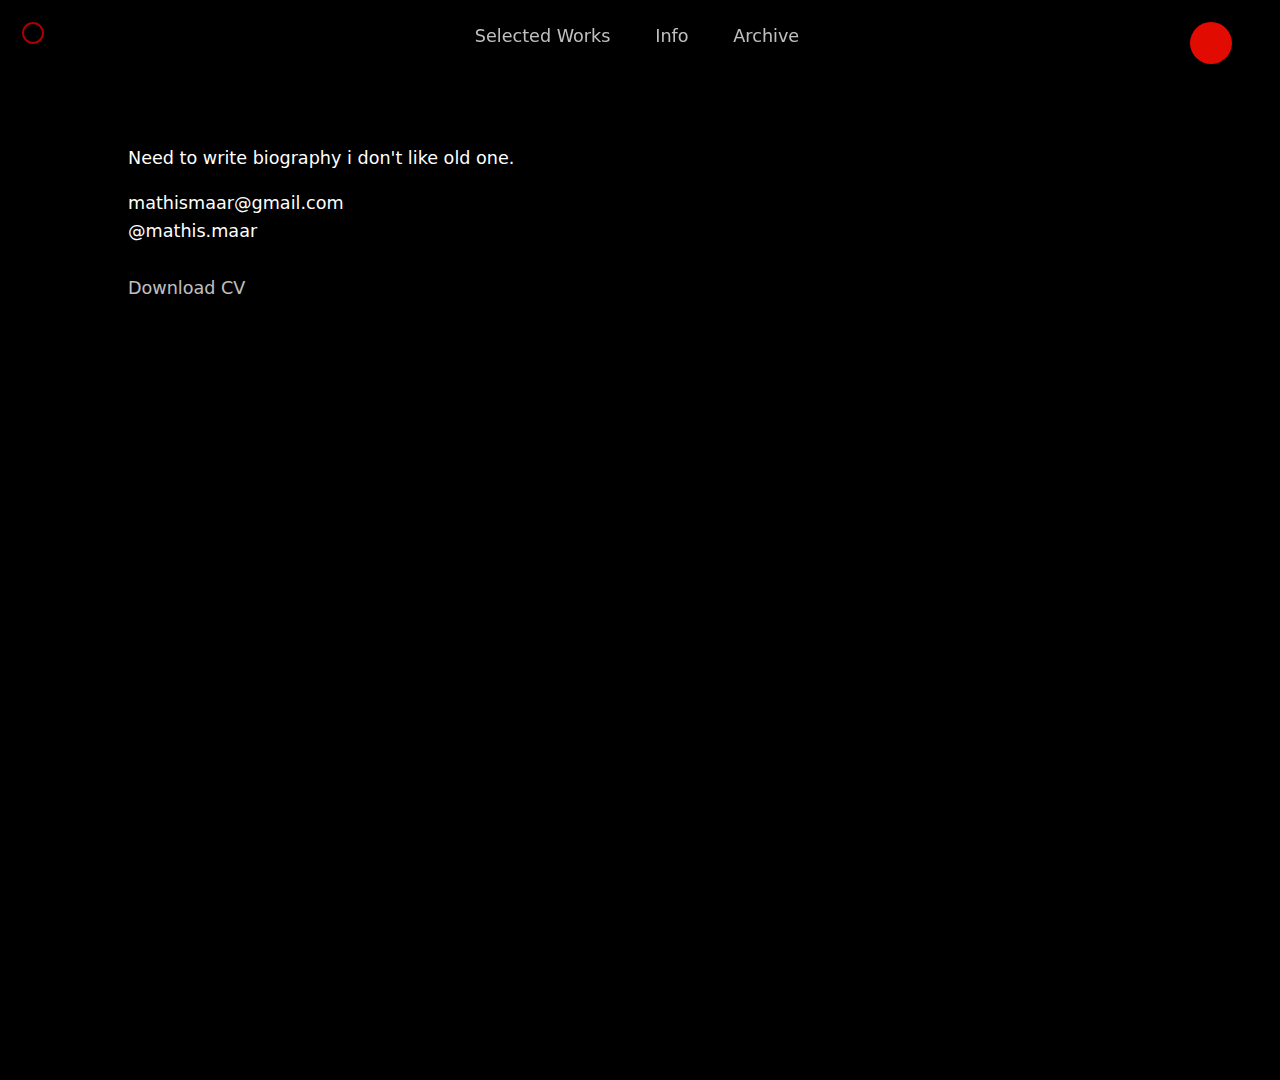
<file: info.html>
<!DOCTYPE html>
<html>
<head>
<meta charset="UTF-8">
<title>Info – Mathis</title>
<link rel="stylesheet" href="global.css">
<link rel="stylesheet" href="archive.css">
<link rel="stylesheet" href="info.css">
</head>
<body data-page="info">

 <div id="nav"></div>
  <script> fetch("nav.html").then(r=>r.text()).then(d=>document.getElementById("nav").innerHTML=d); </script>

 <script> fetch("nav.html").then(r=>r.text()).then(d=>document.getElementById("nav").innerHTML=d); </script>

 <!-- SOUND UI (copied from archive, minus reset) -->
 <div class="archive-button" id="archive-button"></div>

 <div class="now-playing-wrap">
   <div id="skip-sound" class="skip-sound-btn"></div>
   <div id="now-playing" class="now-playing-text">Now Playing: —</div>
   <div id="skip-notice" class="skip-notice">skipped</div>
 </div>


<p>Need to write biography i don't like old one.</p>

<div class="contact">
  mathismaar@gmail.com <br/> 
  @mathis.maar <br/> 
</div>
<br/> 
<a href="assets/cv.pdf" download class="download-btn">Download CV</a>

<script src="transition.js"></script>
<script src="sound.js"></script>
<script src="transition.js"></script>
<script>
document.getElementById("archive-button").onclick = ()=>{
  document.body.classList.toggle("theme-warm");
  handleSoundState();
};
document.getElementById("skip-sound").onclick = ()=> skipTrack();
</script>

</body>
</html>
</file>
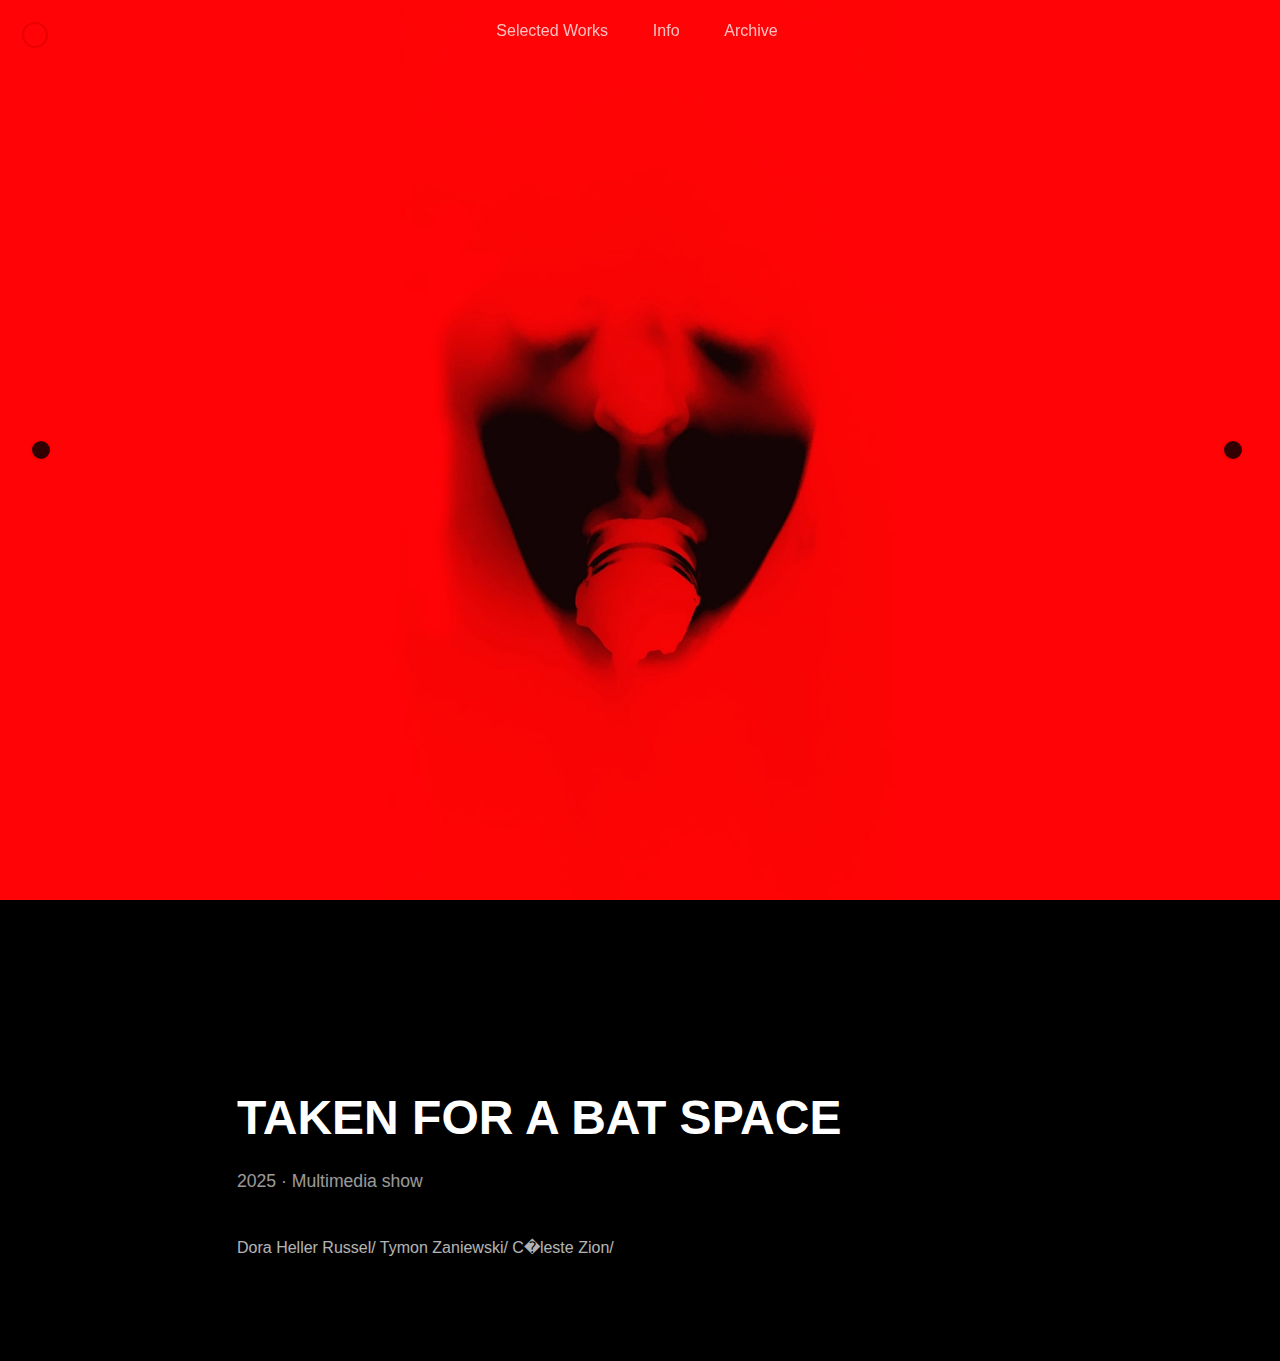
<file: work.html>
<!DOCTYPE html>
<html lang="en">
<head>
  <meta charset="UTF-8">
  <title>Work</title>
  <link rel="stylesheet" href="global.css">
  <link rel="stylesheet" href="work.css">
</head>

<body data-page="work">

<div id="nav"></div>
<script>
fetch("nav.html").then(r=>r.text()).then(html=>{
  document.getElementById("nav").innerHTML = html;
});
</script>

<div id="work-container"></div>

<script src="work.js"></script>
<script src="sound.js"></script>
<script src="transition.js"></script>
</body>
</html>
</file>
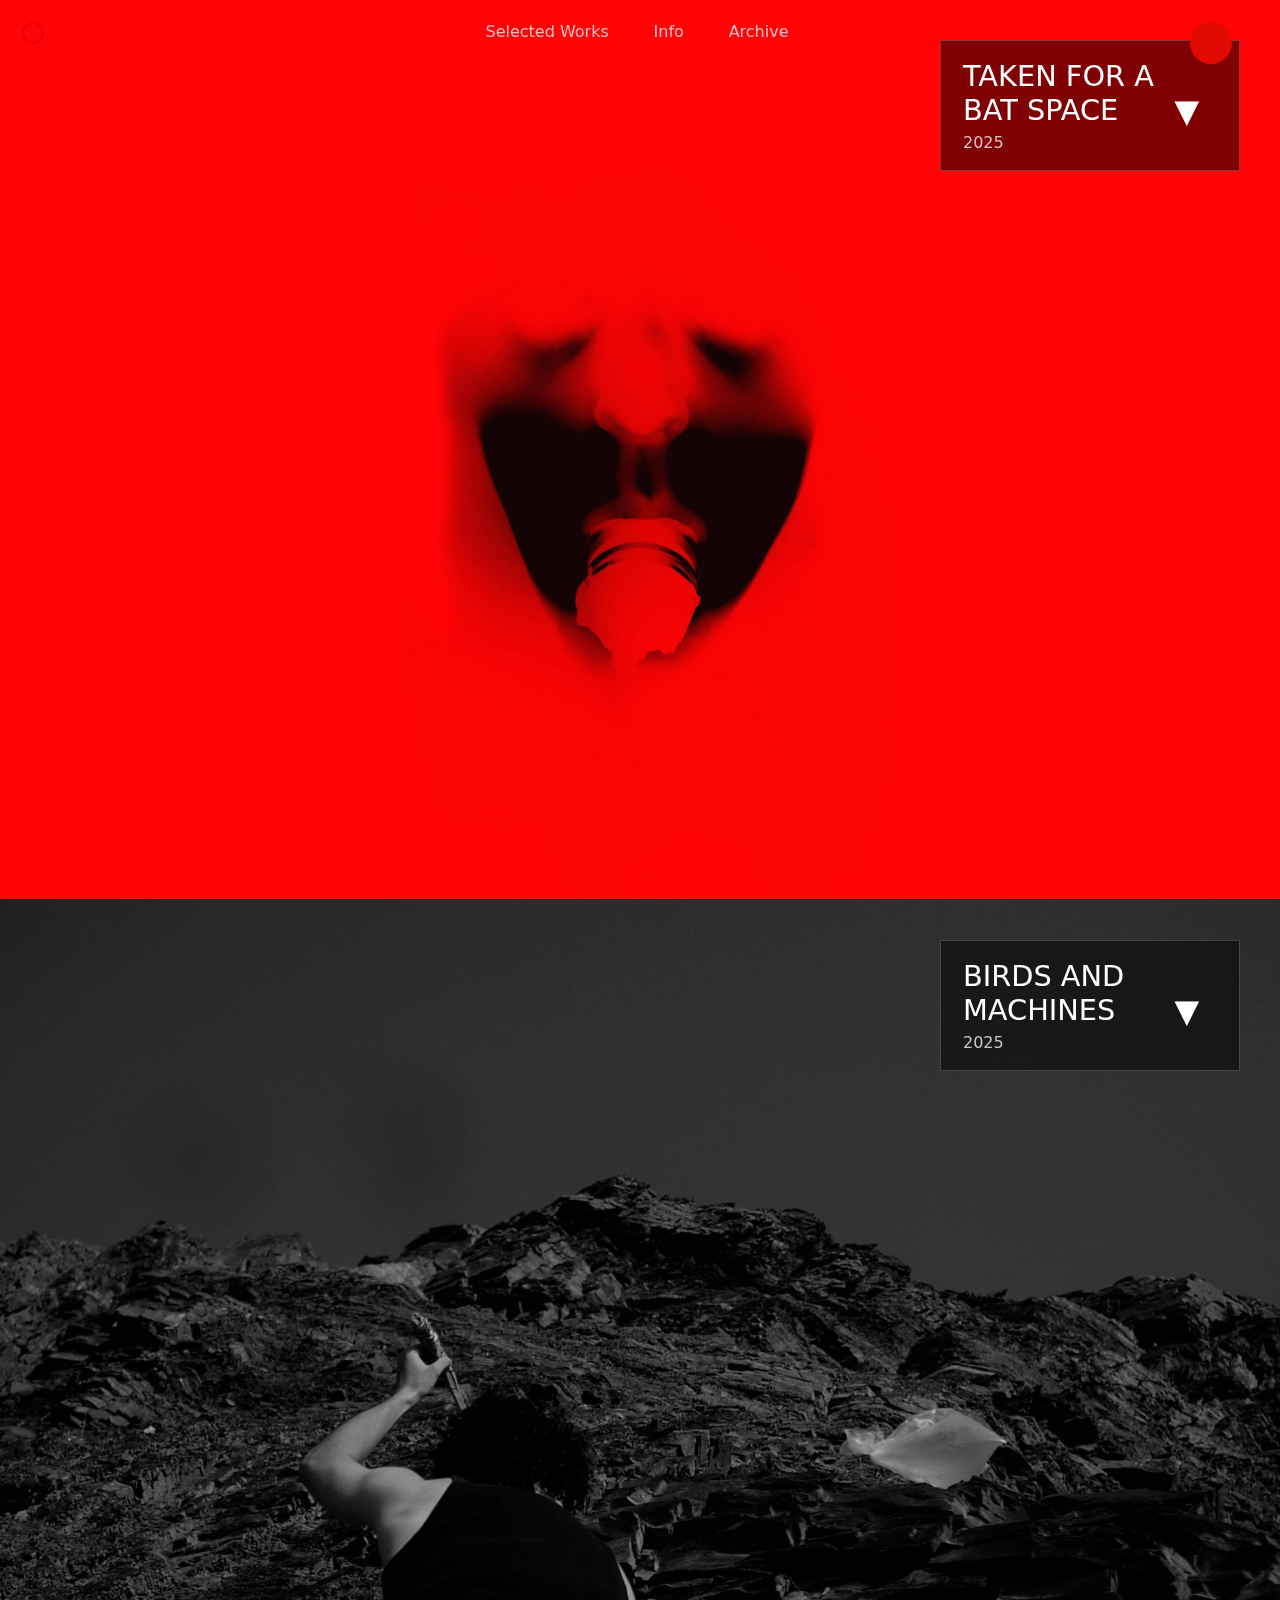
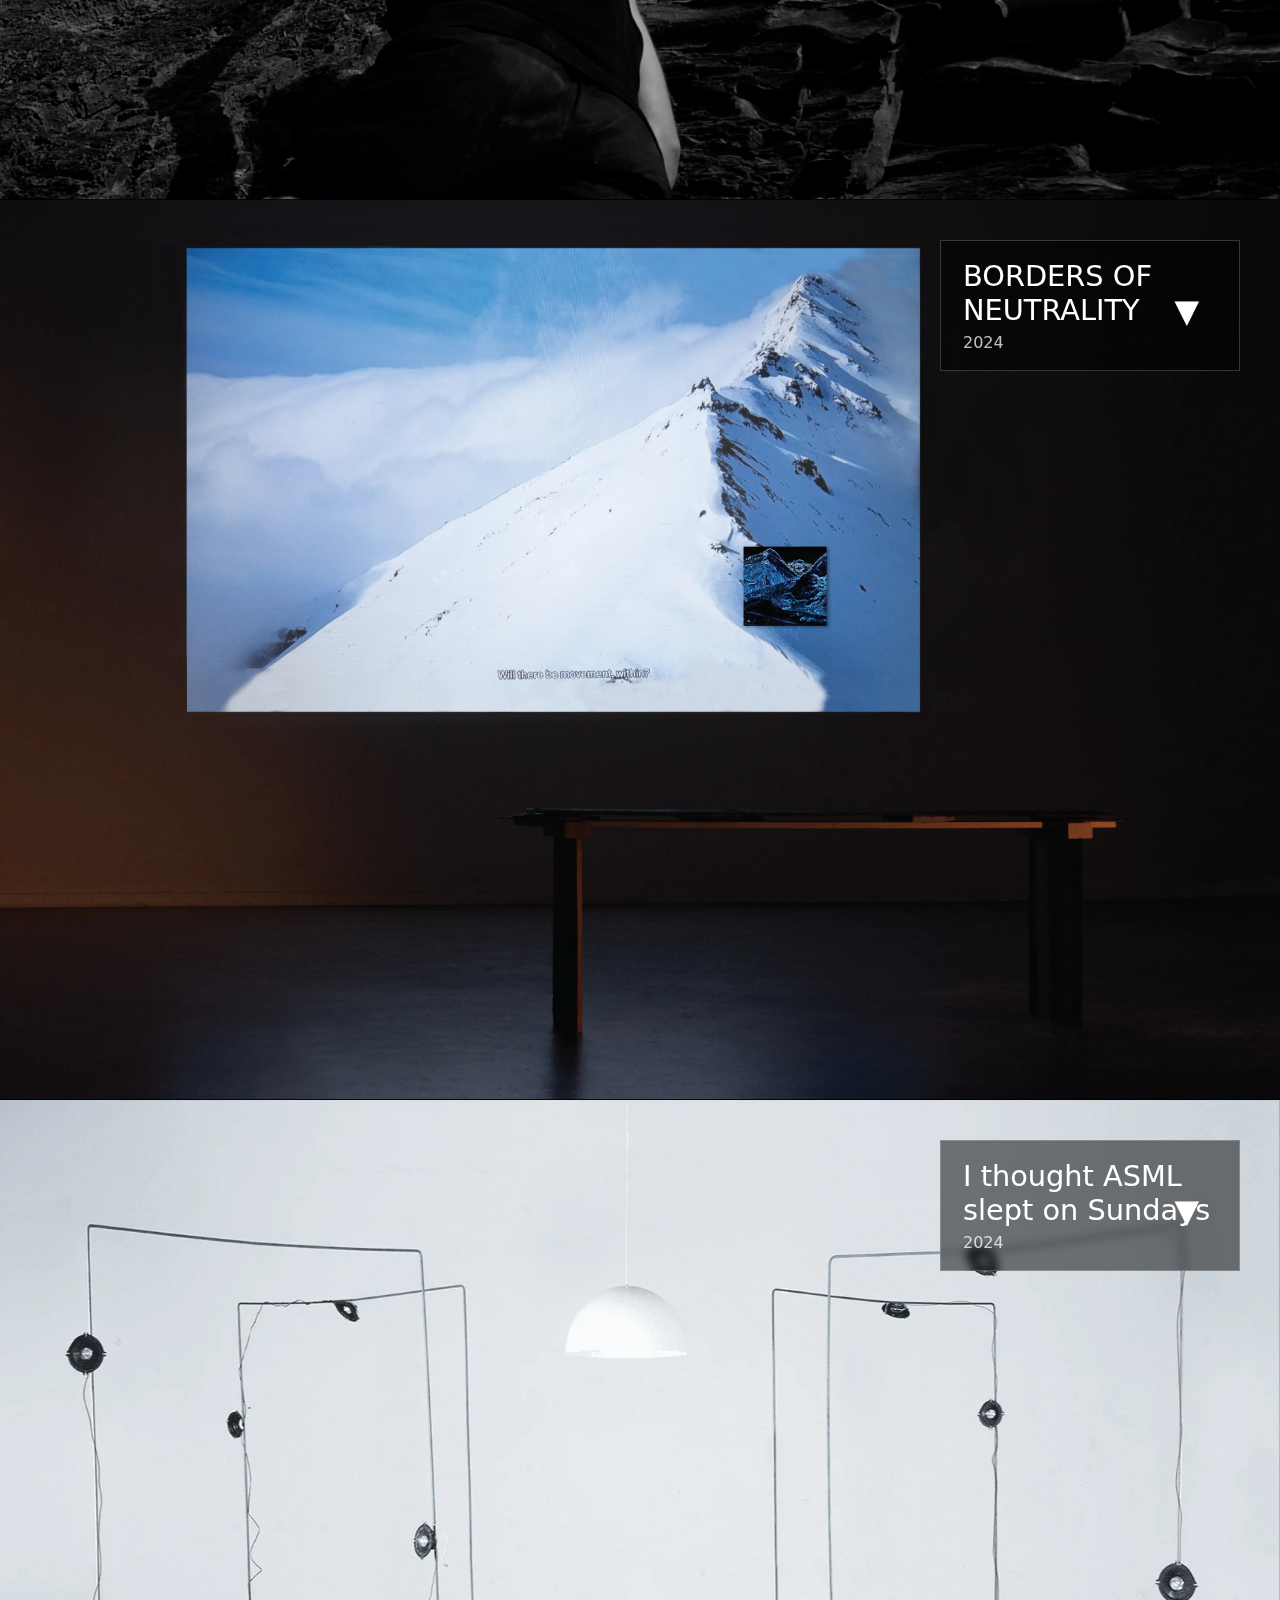
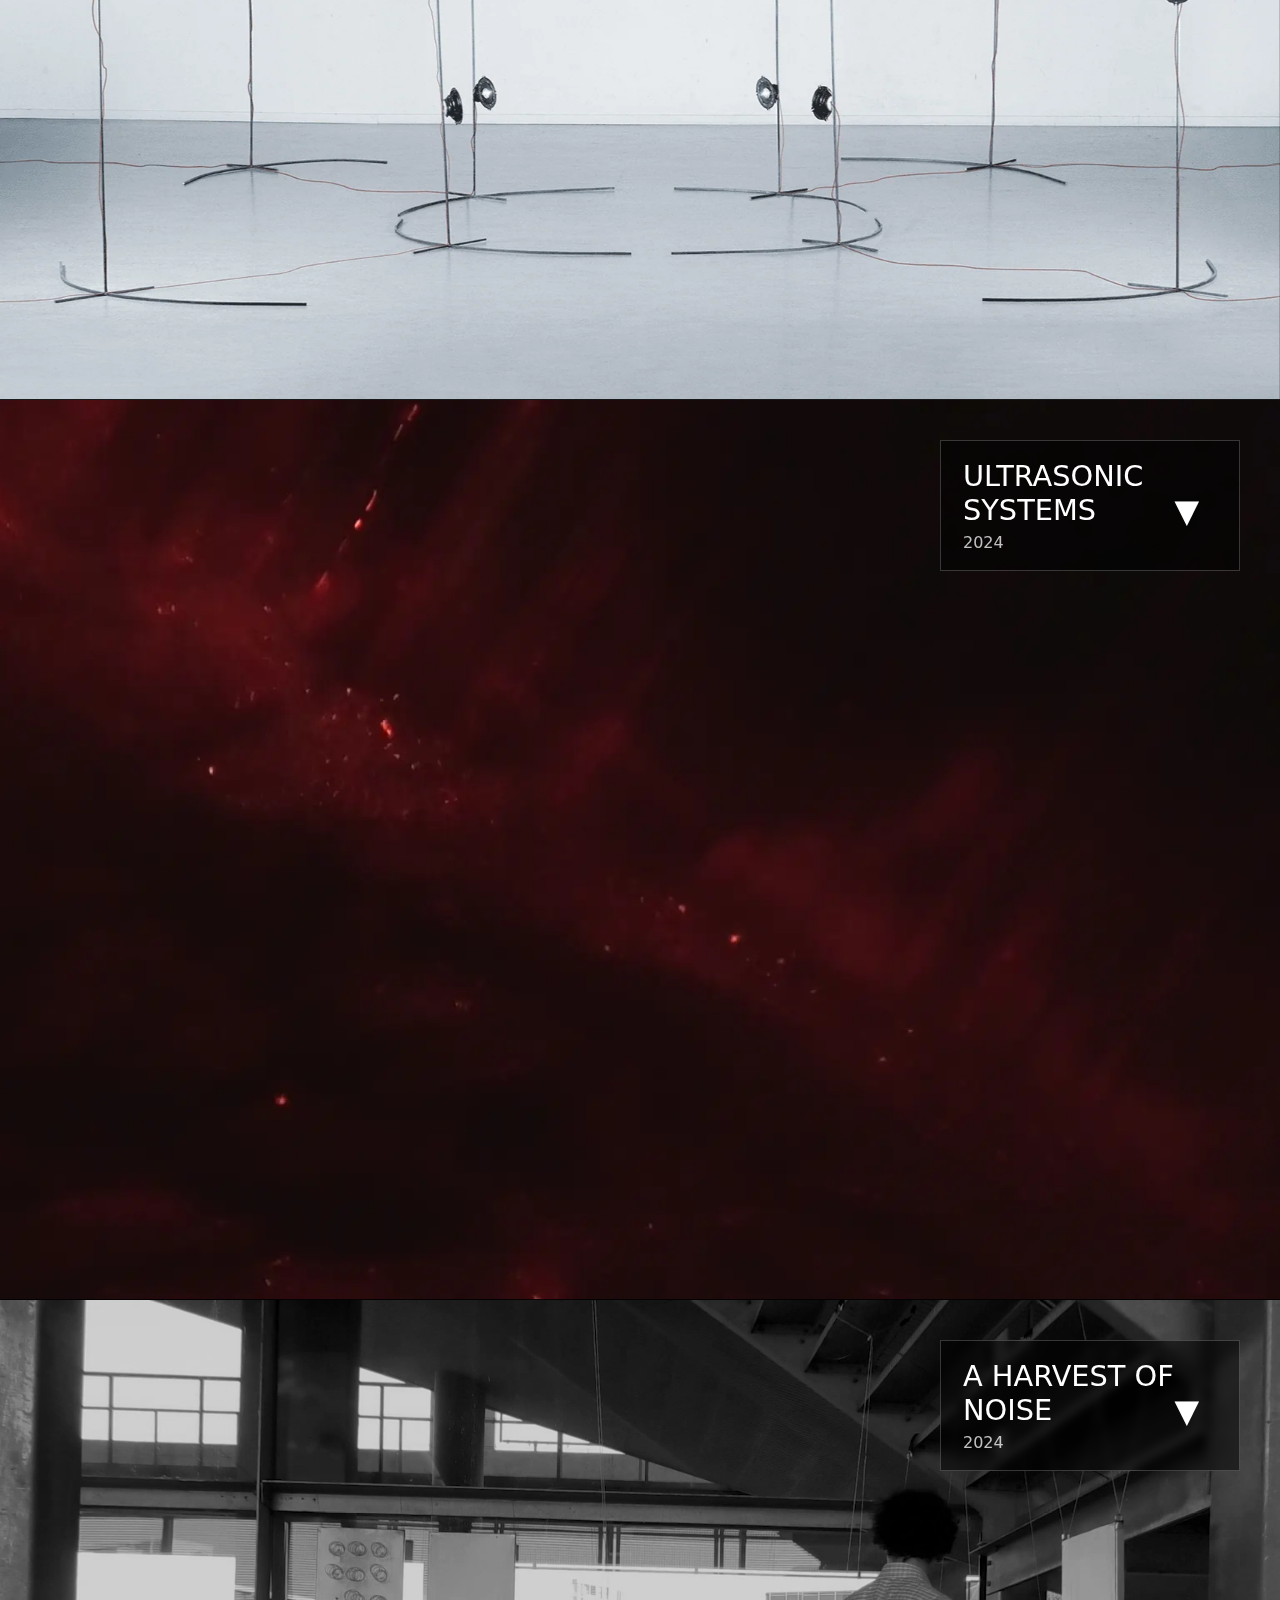
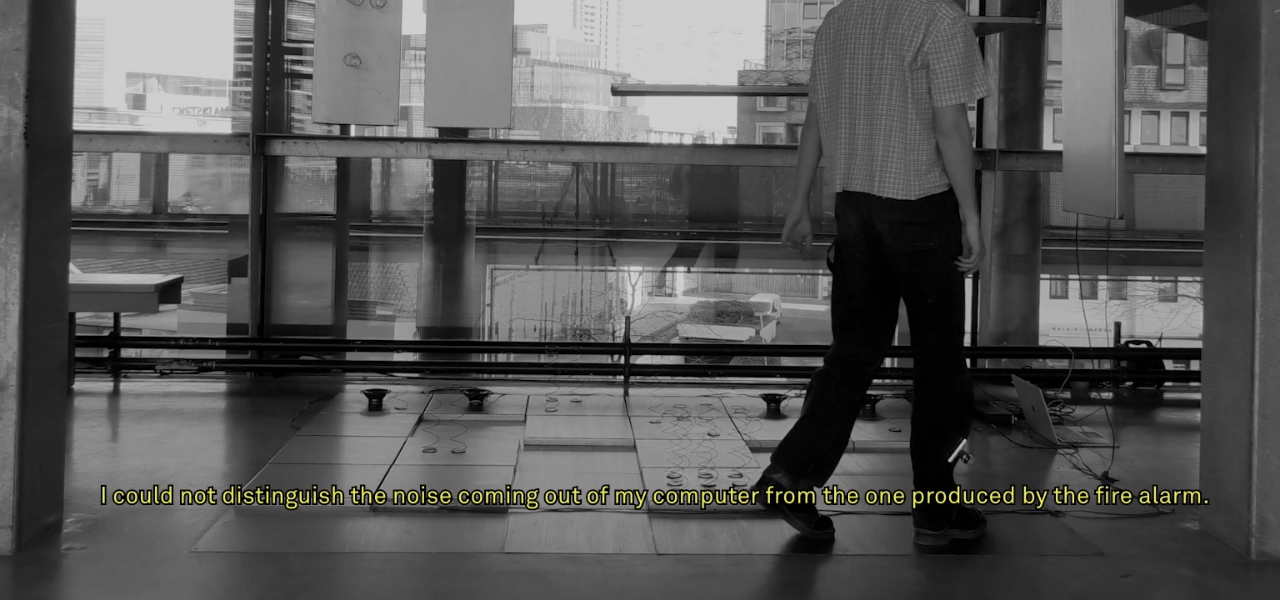
<file: works.html>
<!DOCTYPE html>
<html lang="en">
<head>
<meta charset="UTF-8">
<title>Selected Works – Mathis</title>
<meta name="viewport" content="width=device-width, initial-scale=1">
<link rel="stylesheet" href="global.css">
<link rel="stylesheet" href="archive.css">
<link rel="stylesheet" href="works.css">
</head>

<body data-page="works">

<!-- GLOBAL NAV -->
<div id="nav"></div>
<script>fetch("nav.html").then(r=>r.text()).then(d=>nav.innerHTML=d);</script>

<!-- SOUND UI (same as archive) -->
<div class="archive-button" id="archive-button"></div>
<div class="now-playing-wrap">
  <div id="skip-sound" class="skip-sound-btn"></div>
  <div id="now-playing" class="now-playing-text">Now Playing: —</div>
  <div id="skip-notice" class="skip-notice">skipped</div>
</div>

</script>


<script src="sound.js"></script>
<script src="transition.js"></script>
<script>
document.getElementById("archive-button").onclick = ()=>{
  document.body.classList.toggle("theme-warm");
  handleSoundState();
};
document.getElementById("skip-sound").onclick = ()=> skipTrack();
</script>

<script>
const isDesktop = window.innerWidth > 900; // threshold for desktop cinematic layout

fetch("data/works.json")
  .then(r=>r.json())
  .then(projects=>{
    
    // DESKTOP cinematic layout
    if(isDesktop){
      const wrapper=document.createElement("div");
      wrapper.className="works-fullscreen";
      document.body.appendChild(wrapper);

      projects.sort((a,b)=>a.order-b.order).forEach(p=>{
        const section=document.createElement("section");
        section.className="work-full";
        section.style.backgroundImage=`url(${p.hero})`;
	
	section.innerHTML = `
  	  <div class="work-info">
    	    <h1>${p.title}</h1>
  	    <span>${p.year}</span>
   	    <div class="peek-info">▼</div>
 	  </div>

 	    <div class="info-panel">
  <h2>${p.title}</h2>
  <span>${p.year} · ${p.type}</span>
  <p class="short">${p.summary}</p>
  <p class="long">${p.description_long || ""}</p>
  <p class="credits">Credits: ${p.credits}</p>
</div>

` 	    ;		
	
// ▼ triangle reveals info panel
section.querySelector(".peek-info").onclick = (e)=>{
    e.stopPropagation();
    section.classList.toggle("show-info");
};

// click anywhere else opens project page
section.addEventListener("click", ()=>{
    window.location=`work.html#${p.id}`;
});

        wrapper.appendChild(section);
      });

      return; // stop, prevent grid from rendering here
    }
});
</script>


<script>
fetch("data/works.json")
  .then(r=>r.json())
  .then(projects=>{
    const container=document.createElement("div");
    container.className="works-grid";
    document.body.appendChild(container);

    projects.sort((a,b)=>a.order-b.order).forEach(p=>{
      const item=document.createElement("div");
      item.className="work-card";
      item.style.backgroundImage=`url(${p.hero})`;

      item.innerHTML = `
        <div class="work-meta">
          <h2>${p.title}</h2>
          <span class="year">${p.year}</span>
        </div>
        <div class="summary-icon">▲</div>
        <div class="summary-tooltip">${p.summary || "— No summary yet —"}</div>
      `;

      // click to open project detail page
      item.addEventListener("click", e=>{
        if(!e.target.classList.contains("summary-icon")){
          window.location=`work.html#${p.id}`;
        }
      });

      // toggle summary tooltip
      item.querySelector(".summary-icon").onclick=(e)=>{
        e.stopPropagation();
        item.classList.toggle("show-summary");
      };

      container.appendChild(item);
    });
});
</script>


</body>
</html>
</file>
<file: global.css>
.page-title {
  position:fixed;
  top:22px;
  left:50%;
  transform:translateX(-50%);
  font-size:0.95rem;
  font-weight:400;
  letter-spacing:0.06em;
  text-transform:uppercase;
  opacity:.75;
  margin:0;
  z-index:1500;
}



/* Global Typography + Smooth Fade Behavior */

html, body{
  margin:0;
  color:#fff;
  background:#000;        /* let load black first */
  font-family:"Helvetica Neue", sans-serif;
  transition:opacity .35s ease;
}
body.transparent-bg{
  background:transparent; /* we apply this to pages that need hero visible */
}


body.fade-out{
  opacity:0;
}

/* Links unified feel */
a{
  color:#fff;
  text-decoration:none;
  opacity:.75;
  transition:.3s;
}
a:hover{opacity:1;}

.global-nav{
  position:fixed;
  top:37px;
  left:270px;
  display:flex;
  align-items:center;
  gap:2.8rem;
  z-index:2000;
}

.global-nav a{
  color:#fff;
  font-size:1rem;
  text-decoration:none;
  opacity:.75;
  transition:.25s;
}

.global-nav a:hover{opacity:1;}
.global-nav a::after{
  content:"";
  width:7px;height:7px;
  border-radius:50%;
  background:#fff;
  display:block;
  margin:auto;
  margin-top:4px;
  opacity:.35;
  transition:.25s;
}

.global-nav a:hover::after{opacity:1;}
body[data-page="home"]   .home-link::after,
body[data-page="works"]  a[href*='works']::after,
body[data-page="info"]   a[href*='info']::after,
body[data-page="archive"]a[href*='archive']::after{
  opacity:1 !important;
}

.home-link{
  font-size:22px;
  opacity:.9;
  margin-right:0.8rem;
  border:2px solid #fff;
  border-radius:50%;
  width:18px;height:18px;
  display:inline-flex;
  align-items:center;
  justify-content:center;
  text-indent:-9999px; /* hides the circle text, keeps shape */
}
.home-link::after{display:none !important;} /* remove dot underline */

.nav-container{
  position:fixed;
  top:22px;
  left:22px;
  width:100%;
  display:flex;
  align-items:center;
  z-index:2000;
}

/* HOME ROUND BUTTON like red circle */
.home-button{
  width:22px;
  height:22px;
  border-radius:50%;
  border:2px solid #e30000;   /* later swap to red if desired */
  display:block;
  margin-right:28px;
}

/* turns white when sound (theme-warm) is active */
body.theme-warm .home-button{
  background:#fff;
  border-color:#fff;
}

/* MENU center independent */
.menu-items{
  position:fixed;
  top:22px;
  left:50%;
  transform:translateX(-50%);
  display:flex;
  gap:2.8rem;
  z-index:2000;
}

.menu-items a::after{ /* dot underlining remains */ }


body.theme-warm .scroll-progress {
    background:#fff;
}

::-webkit-scrollbar { width: 6px; }
::-webkit-scrollbar-track { background: transparent; }  /* invisible track */
::-webkit-scrollbar-thumb {
    background: var(--accent);      /* red theme */
    border-radius: 10px;
}

body.theme-warm ::-webkit-scrollbar-thumb {
    background: #fff;               /* white when sound ON */
}

html { scrollbar-gutter: stable; } /* prevents UI shift & keeps it visible */

/* GLOBAL SCROLLBAR — unified across pages */
::-webkit-scrollbar {
    width: 6px;
}
::-webkit-scrollbar-track {
    background: transparent;
}
::-webkit-scrollbar-thumb {
    background: #e20b01;       /* always red */
    border-radius: 4px;
}
::-webkit-scrollbar-thumb:hover {
    background: #ff3d20;      /* optional subtle hover */
}
body.theme-warm ::-webkit-scrollbar-thumb {
    background: #fff;         /* turns white when sound mode active */
}
</file>
<file: archive.css>
/* default theme */
body {
  background:#000;
  transition: background-color 0.7s ease; /* smooth fade */
}

/* when toggled */
body.theme-warm {
  background:#e20b01;
}


:root {
  --bg: #000;
  --fg: #ffffff;
  --accent: #e20b01;
  --meta-bg: rgba(0,0,0,0.4);
  --gap: 1.5rem;
}

*,
*::before,
*::after {
  box-sizing: border-box;
}

body {
  margin: 0;
  background: var(--bg);
  color: var(--fg);
  font-family: system-ui, -apple-system, BlinkMacSystemFont, "Helvetica Neue", sans-serif;
}

.archive-header {
  position: sticky;
  top: 0;
  z-index: 10;
  padding: 0.75rem 1rem;
  .archive-header {
    background:none; /* remove gradient */
}
  font-size: 0.9rem;
}

.logo {
  letter-spacing: 0.07em;
  text-transform: uppercase;
}

/* FLOATY SPACE INSTEAD OF GRID */
.archive-grid {
  position: relative;
  padding: 4rem 0 6rem;
  min-height: 600vh;           /* big vertical canvas for chaos */
  overflow: hidden;
}

/* each item is absolutely positioned in this "sky" */
.archive-item {
  position: absolute;
  cursor: pointer;
  overflow: hidden;
}

/* base thumbnail behaviour */
.archive-item img {
  width: 100%;
  height: auto;
  object-fit: cover;
  display: block;
  transition: transform 0.3s ease-out;
}

.archive-item:hover img {
  transform: scale(1.03);
}



/* NEW CORRECTED MEANING
   scale=1 → background layer (largest, behind)
   scale=2 → midground
   scale=3 → foreground (small crisp details)
*/

.archive-item[data-scale="1"] {
  position: absolute;
  left: 50vw !important;
  transform: translateX(-50%) !important;
  width: 95vw;
  opacity: 0.95;
}


.archive-item[data-scale="2"] {
  z-index: 2;
  width: 26vw;
  opacity: 0.8;
}

.archive-item[data-scale="3"] {
  z-index: 3;
  width: 18vw;         /* crisp sharp detail */
  opacity: 1;
}


/* Fallback for items without scale (treat as midground) */
.archive-item:not([data-scale]) {
  z-index: 2;
  width: 24vw;
}

/* small screens: make sure things aren't microscopic */
@media (max-width: 768px) {
  .archive-item[data-scale="3"] {
    width: 80vw;
  }
  .archive-item[data-scale="2"] {
    width: 60vw;
  }
  .archive-item[data-scale="1"] {
    width: 50vw;
  }
  .archive-item:not([data-scale]) {
    width: 55vw;
  }

  .archive-grid {
    min-height: 220vh;
  }
}

/* Optional atmospheric movement */
.archive-item[data-scale="1"] {
  animation: drift1 45s infinite alternate ease-in-out;
}

.archive-item[data-scale="2"] {
  animation: drift2 30s infinite alternate ease-in-out;
}

.archive-item[data-scale="3"] {
  animation: drift3 20s infinite alternate ease-in-out;
}

@keyframes drift1 {
  from { margin-top:-2vh; }
  to   { margin-top:2vh; }
}
@keyframes drift2 {
  from { margin-left:-1vw; }
  to   { margin-left:1vw; }
}
@keyframes drift3 { from {transform:scale(1);} to {transform:scale(1.05);} }


/* Overlay focus (unchanged) */
.overlay {
  position: fixed;
  inset: 0;
  background: rgba(0,0,0,0.65);
  backdrop-filter: blur(4px);
  display: none; /* JS -> flex */
  align-items: center;
  justify-content: center;
  z-index: 100;
}

.overlay-inner {
  position: relative;
  max-width: 100vw;
  max-height: 100vh;
  display: flex;
  flex-direction: column;
}

#overlay-image {
  max-width: 90vw;
  max-height: 80vh;
  object-fit: contain;
}

.overlay-meta {
  margin-top: 0.5rem;
  padding: 0.4rem 0.8rem;
  background: var(--meta-bg);
  font-size: 0.8rem;
}

.overlay-close {
  position: absolute;
  top: -0.5rem;
  right: -0.5rem;
  border: none;
  background: var(--accent);
  color: #fff;
  width: 1.75rem;
  height: 1.75rem;
  border-radius: 999px;
  cursor: pointer;
  font-size: 1.1rem;
  line-height: 1.75rem;
}

:root { --scroll-offset: 0px; }

.archive-item {
    transform: translateY(var(--scroll-offset));
}

.archive-button {
  position: fixed;
  top: 22px;
  right: 42px;
  width: 42px;
  height: 42px;
  background:#r/db0000;
  border-radius: 50%;
  cursor: pointer;
  z-index: 9999;
  transition: transform .25s ease, box-shadow .35s ease;
}

.archive-button:hover {
  transform: scale(1.12);
  box-shadow: 0px 0px 18px rgba(226, 11, 1, .6);
}

body.theme-warm {
  background:#r/db0000!important;
  transition: background 0.5s ease;
}

body.theme-warm .archive-button {
  background:#fff !important;
}

.now-playing-text {
  color: #ffffff80;
  font-size: 14px;
  font-family: monospace;
  letter-spacing: .5px;
  opacity: 0;
  transition: opacity .6s ease;
}


/* Wrap = keeps skip dot attached to text dynamically */
.now-playing-wrap {
  position: fixed;
  top: 32px;
  right: 110px;
  display: flex;
  align-items: center;
  gap: 8px;               /* space between dot + text */
  z-index: 99999;
  pointer-events: none;   /* ensures layout doesn't block clicks elsewhere */
}

/* children restore pointer events */
.now-playing-text,
.skip-sound-btn {
  pointer-events: auto;
}

/* Small radio skip sphere */
.skip-sound-btn {
  width:14px;
  height:14px;
  border-radius:50%;
  background:#fff;        /* force visible for debugging */
  opacity:0;
  cursor:pointer;
  z-index:999999;         /* ensure above header/images */
}

/* when sound is ON: show text + dot */
body.theme-warm .now-playing-text {
  opacity: 1;
  color:#fff;
}

body.theme-warm .skip-sound-btn {
  opacity: 1;
}


.skip-sound-btn:hover {
  transform: scale(1.25);
}

/* ⚡ Skip feedback text */
.skip-notice {
  position: fixed;
  top: 65px;
  right: 110px;
  color:#fff;
  font-size:13px;
  opacity:0;
  transition: opacity .5s ease;
  pointer-events:none;
}

.show-skip {
  opacity:1;
}


/* Fix big main button color when OFF */
.archive-button {
  background:#e20b01; /* red as default instead of black */
}
body.theme-warm .archive-button { background:#fff !important; }

/* ⵙ Reset archive button */
.reset-archive {
  position: fixed;
  top: 72px;
  right: 56px;
  font-size:18px;
  color:#ffffff80;
  cursor:pointer;
  opacity:0;
  transition:opacity .4s,color .3s;
  z-index:9999;
}

/* only visible when sound ON (optional aesthetic) */
/* Reset button visible always */
.reset-archive {
  animation:pulse 3.6s ease-in-out infinite;
}
@keyframes pulse {
  0%,100%{opacity:0.85;}
  50%{opacity:1;}
}


/* Warmer + brighter when sound ON */
body.theme-warm .reset-archive {
  color:#fff;
  text-shadow:0 0 6px rgba(255,255,255,0.6);
}


.reset-archive:hover {
  color:#fff;
  transform:scale(1.1);
}

/* Improve scroll/transform smoothness */
.archive-item {
    will-change: transform;
    contain: layout paint style; /* isolates items → less reflow */
    transform: translate3d(0,0,0); /* forces GPU layer */
}

#archive-grid {
    contain: layout paint size;
    perspective: 1000px; /* tiny perf gain for GPU transforms */
}

.archive-grid, .archive-item {
    backface-visibility: hidden;
}


html,body {
    overscroll-behavior: none;
    scroll-behavior: auto !important;
}
</file>
<file: info.css>
/* Make info page tall + readable */
body[data-page="info"]{
    min-height: 100vh;
    padding: 14vh 10vw;
    line-height: 1.6;
    font-size: 1.1rem;
    display: flex;
    flex-direction: column;
    justify-content: flex-start;
    width: 100vw;              /* fill full page width */
}

/* Inner container for text layout */
.info-inner {
    max-width: 800px;          /* keep readability */
    margin-left: auto;
    margin-right: auto;
}


/* Always full-height so theme background fills screen */
body[data-page="info"] {
    min-height: 120vh;     /* Slightly longer than viewport */
    overflow-y: auto;
}


/* Remove sideways scroll completely */
body[data-page="info"] {
    overflow-x: hidden;
}

/* Ensure hero never overflows width */
.work-hero {
    max-width: 100vw;
    overflow-x: hidden;
}

/* Fix header pushing layout horizontally */
.work-header {
    right: 40px; /* instead of 80px */
    max-width: calc(100vw - 80px);
}
</file>
<file: work.css>
body[data-page="work"]{
  background:black;
  color:white;
  font-family:inherit;
}

/* HERO full screen */
.work-hero{
  width:100vw;
  height:100vh;
  background-size:cover;
  background-position:center;
  background-repeat:no-repeat;
}

/* HORIZONTAL GALLERY */
.gallery{
  width:100vw;
  overflow-x:auto;
  white-space:nowrap;
  padding:40px 0;
  scroll-snap-type:x proximity;
}
.gallery img{
  height:80vh;
  margin:0 20px;
  scroll-snap-align:center;
  display:inline-block;
}

/* TEXT SECTION */
.work-info{
  max-width:800px;
  margin:100px auto;
  padding:0 40px;
  line-height:1.6;
}

.work-info h1{
  font-size:3rem;
  margin-bottom:10px;
}

.work-meta{
  opacity:.6;
  margin-bottom:30px;
  font-size:1.1rem;
}

/* MEDIA BLOCK */
.media{
  width:90vw;
  margin:120px auto;
  text-align:center;
}
.media video,
.media audio{
  max-width:800px;
  width:100%;
}

/* gallery nav arrows (sphere buttons) */
.gallery-nav{
    position:fixed;
    top:50%;
    transform:translateY(-50%);
    width:50px;
    height:50px;
    border-radius:50%;
    background:black;
    border:2px solid red;
    display:flex;
    justify-content:center;
    align-items:center;
    cursor:pointer;
    z-index:10;
    opacity:.8;
    transition:.3s;
}
.gallery-nav:hover{ opacity:1; }

.gallery-prev{ left:30px; }
.gallery-next{ right:30px; }

/* icon inside sphere */
.gallery-nav span{
    font-size:1.8rem;
    line-height:0;
}

.gallery-nav{
    border:2px solid red;
    background:black;
    width:18px;
    height:18px;
}

.gallery-nav span{ display:none; }
</file>
<file: works.css>
.work-hero{
  height:100vh;width:100vw;
  background-size:cover;
  background-position:center;
}

.work-header{
  position:fixed;
  top:100px; /* below main nav */
  right:80px;
  display:flex;
  gap:1rem;
  z-index:10;
}
.work-title{font-size:1.4rem;}
.work-toggle{cursor:pointer;opacity:.7;}

.work-more-content{
  margin-top:120vh;
  max-width:70vw;
  margin-left:auto;margin-right:auto;
  opacity:0;transform:translateY(20px);
  transition:.4s;
}
.work-more-content.open{
  opacity:1;transform:translateY(0);
}

.work-gallery img{
  width:100%;margin:20px 0;
}

/* Remove sideways scroll completely */
body[data-page="works"] {
    overflow-x: hidden;
}

/* Ensure hero never overflows width */
.work-hero {
    max-width: 100vw;
    overflow-x: hidden;
}

/* Fix header pushing layout horizontally */
.work-header {
    right: 40px; /* instead of 80px */
    max-width: calc(100vw - 80px);
}

.work-header {
    position:fixed;
    top:100px;
    left:80px;       /* was right: */
    right:auto;
    display:flex;
    flex-direction:column;
    gap:0.3rem;
    text-align:left;
    z-index:20;
}

.work-title { font-size:1.6rem; font-weight:400; }
.work-year  { opacity:.6; font-size:1rem; }

.work-toggle{
    font-size:1.2rem;
    cursor:pointer;
    transform:rotate(90deg); /* cool triangle aesthetic */
    transition:.2s;
}
.work-more-content.open + .work-toggle{
    transform:rotate(180deg);
}

.works-grid{
  width:90vw;
  margin:100px auto;
  display:grid;
  gap:3vw;
  grid-template-columns:repeat(auto-fit,minmax(330px,1fr));
}

.work-card{
  aspect-ratio:4/5;
  background-size:cover;
  background-position:center;
  cursor:pointer;
  position:relative;
  transition:.3s;
}

.work-meta{
  position:absolute;
  left:20px;bottom:20px;
  color:white;
  max-width:70%;
}

.work-meta h2{margin:0;font-size:1.3rem;}
.work-meta .year{opacity:.7;font-size:.9rem;}

.work-card .summary{
  display:none;
  font-size:.9rem;
  opacity:.8;
  margin-top:8px;
}

.work-card .toggle{
  margin-top:6px;
  font-size:1rem;
  cursor:pointer;
  display:inline-block;
  transform:rotate(90deg);
}

.work-card.open .summary{display:block;}
.work-card.open .toggle{transform:rotate(180deg);}

body[data-page="works"]{
    background:#000;         /* Full black background */
    color:#fff;              /* White typography */
}

.works-grid{
    width:90vw;
    margin:120px auto 200px;
    display:grid;
    gap:2vw;
    grid-template-columns:repeat(auto-fill,minmax(350px,1fr));
}

.work-card{
    aspect-ratio:4/5;
    background-size:cover;
    background-position:center;
    transition:opacity .3s;
    cursor:pointer;
    position:relative;
    border:1px solid rgba(255,255,255,.08); /* subtle museum catalogue feel */
}

/* Title & year pinned bottom-left inside card */
.work-meta{
    position:absolute;
    left:20px;
    bottom:20px;
    pointer-events:none;
}
.work-meta h2{
    font-size:1.2rem;
    margin:0;
    font-weight:400;
}
.work-meta .year{
    opacity:.6;
    font-size:.85rem;
}

/* Hover summary tooltip style */
.summary-tooltip{
    position:absolute;
    left:20px;
    bottom:80px;
    background:rgba(0,0,0,.85);
    padding:12px 15px;
    max-width:250px;
    border:1px solid rgba(255,255,255,.2);
    display:none;
    font-size:.85rem;
    line-height:1.4;
}

/* show tooltip when card is toggled */
.work-card.show-summary .summary-tooltip{
    display:block;
}

/* Click zone for summary icon */
.summary-icon{
    position:absolute;
    right:20px;
    bottom:20px;
    font-size:1.3rem;
    transform:rotate(90deg);   /* your triangle aesthetic */
    cursor:pointer;
}

/* ----- Desktop Cinematic Works View ----- */
@media (min-width:900px){
    .works-fullscreen{
        width:100vw;
        height:auto;
        overflow-x:hidden;
    }

    .work-full{
        width:100vw;
        height:100vh;
        background-size:cover;
        background-position:center;
        position:relative;
        scroll-snap-align:start;
        cursor:pointer;
        transition:opacity .3s;
    }

    body[data-page="works"]{
        overflow-y:scroll;
        scroll-snap-type:y mandatory; /* snap one project per screen */
    }

    .work-full .work-info{
        position:absolute;
        top:40px;
        right:40px;
        background:rgba(0,0,0,.5);
        padding:18px 22px;
        border:1px solid rgba(255,255,255,.2);
        backdrop-filter:blur(4px);
        color:white;
        max-width:300px;
        font-size:1.1rem;
    }

    .work-full h1{
        font-size:1.8rem;
        font-weight:400;
        margin:0 0 6px;
    }

    .work-full span{
        opacity:.75;
        display:block;
        font-size:1rem;
    }

    .open-work{
        margin-top:15px;
        background:none;
        border:1px solid #fff;
        color:#fff;
        padding:5px 10px;
        cursor:pointer;
        font-size:1rem;
        transition:.3s;
    }

    .open-work:hover{
        background:white;
        color:black;
    }

    /* hide grid view on desktop */
    .works-grid {display:none;}
}

/* triangle peek button */
.peek-info{
    position:absolute;
    bottom:40px;
    right:40px;
    font-size:2rem;
    cursor:pointer;
    color:white;
    transition:.3s;
}
.peek-info:hover{ opacity:.6; }

/* sliding info panel for preview */
.work-full .info-panel{
    position:absolute;
    bottom:0;
    left:0;
    width:100%;
    padding:30px 40px;
    background:rgba(0,0,0,.75);
    border-top:1px solid rgba(255,255,255,.15);
    backdrop-filter:blur(6px);
    transform:translateY(100%);
    transition:.45s ease;
}

.work-full.show-info .info-panel{
    transform:translateY(0);
}
</file>
